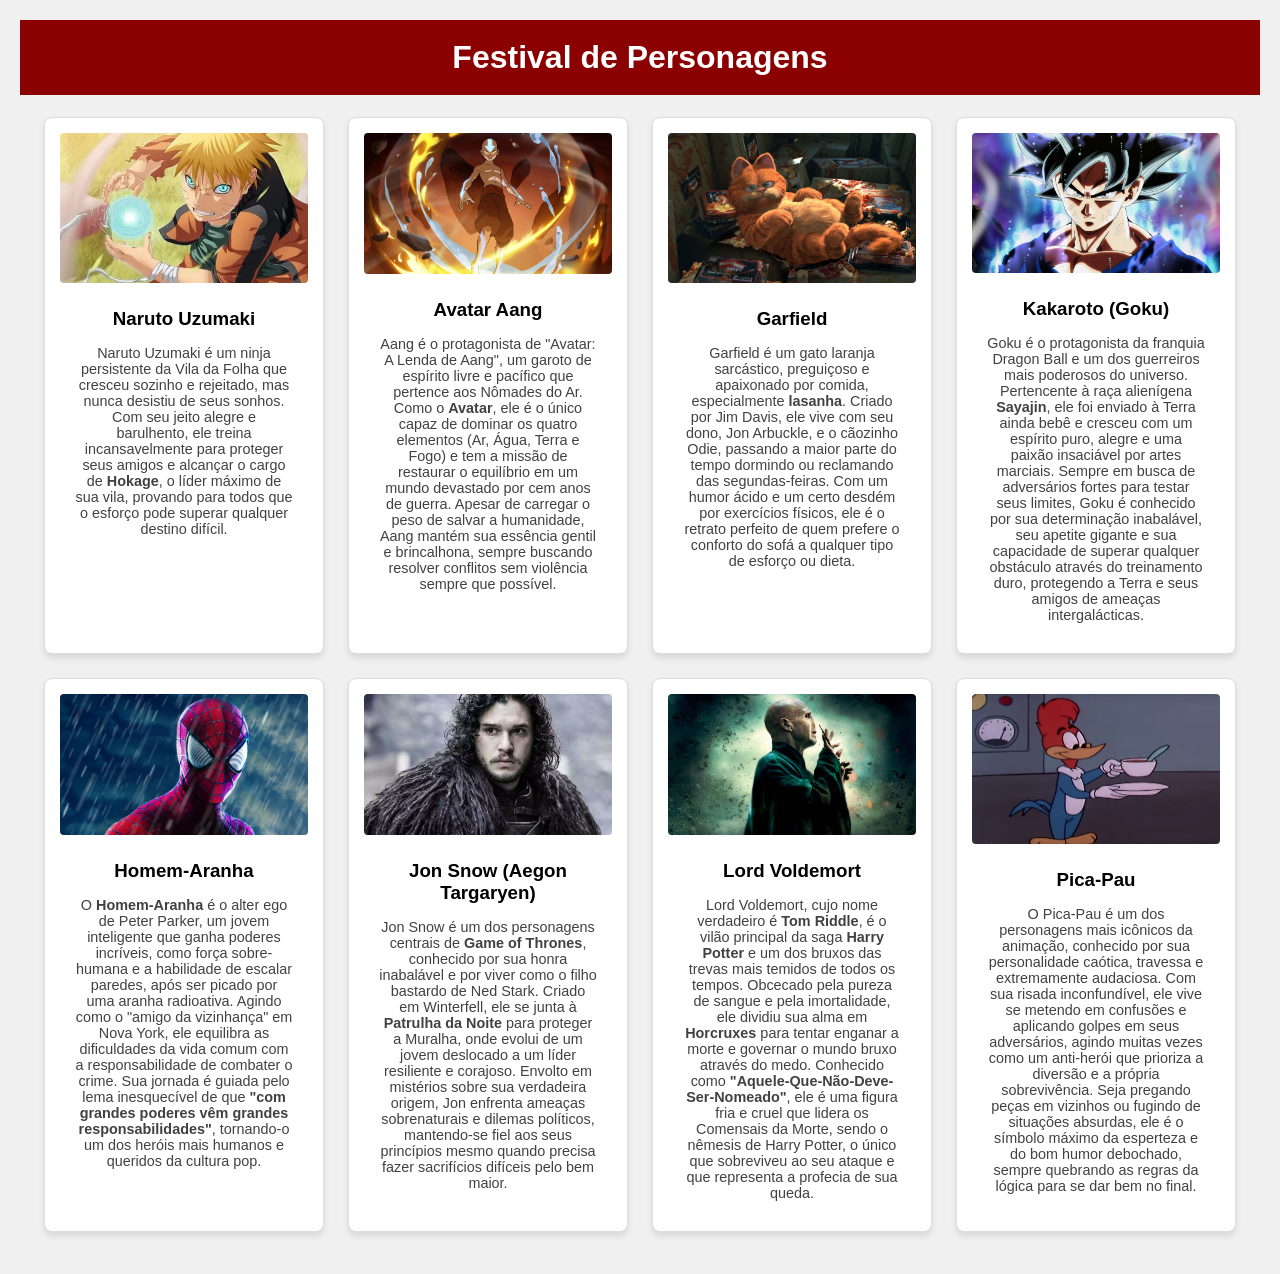
<file: Festival_Personagens/index.html>
<!DOCTYPE html>
<html lang="pt-br">
<head>
    <meta charset="UTF-8">
    <meta name="viewport" content="width=device-width, initial-scale=1.0">
    <title>Festival de Personagens</title>
    <link rel="stylesheet" href="./style.css">
</head>
<body>
    <header>
        <h1>Festival de Personagens</h1>
    </header>
    <main class="container">
        <div class="card">
            <div class="moldura-img">
                <img src="./imagens/Naruto.jpeg" alt="Naruto">
            </div>
            <div class="card-content">
                <h3>Naruto Uzumaki</h3>
                <p>
                    Naruto Uzumaki é um ninja persistente da Vila da Folha que cresceu sozinho e rejeitado, mas nunca desistiu de seus sonhos.
                    Com seu jeito alegre e barulhento, ele treina incansavelmente para proteger seus amigos e alcançar o cargo de <b>Hokage</b>,
                    o líder máximo de sua vila, provando para todos que o esforço pode superar qualquer destino difícil.
                </p>
            </div>
        </div>

       <div class="card">
            <div class="moldura-img">
                <img src="./imagens/Avatar Aang.jpeg" alt="Avatar Aang">
            </div>
            <div class="card-content">
                <h3>Avatar Aang</h3>
                <p>
                    Aang é o protagonista de "Avatar: A Lenda de Aang", um garoto de espírito livre e pacífico que pertence aos Nômades do Ar.
                    Como o <b>Avatar</b>, ele é o único capaz de dominar os quatro elementos (Ar, Água, Terra e Fogo) e tem a missão de restaurar o equilíbrio em um mundo devastado por cem anos de guerra.
                    Apesar de carregar o peso de salvar a humanidade, Aang mantém sua essência gentil e brincalhona, sempre buscando resolver conflitos sem violência sempre que possível.
                </p>
            </div>
        </div>

        <div class="card">
            <div class="moldura-img">
                <img src="./imagens/Gato Garfield.jpeg" alt="Garfield">
            </div>
            <div class="card-content">
                <h3>Garfield</h3>
                <p>
                    Garfield é um gato laranja sarcástico, preguiçoso e apaixonado por comida, especialmente <b>lasanha</b>.
                    Criado por Jim Davis, ele vive com seu dono, Jon Arbuckle, e o cãozinho Odie, passando a maior parte do tempo dormindo ou reclamando das segundas-feiras.
                    Com um humor ácido e um certo desdém por exercícios físicos, ele é o retrato perfeito de quem prefere o conforto do sofá a qualquer tipo de esforço ou dieta.
                </p>
            </div>
        </div>

        <div class="card">
            <div class="moldura-img">
                <img src="./imagens/Goku.jpeg" alt="Goku">
            </div>
            <div class="card-content">
                <h3>Kakaroto (Goku)</h3>
                <p>
                    Goku é o protagonista da franquia Dragon Ball e um dos guerreiros mais poderosos do universo.
                    Pertencente à raça alienígena <b>Sayajin</b>, ele foi enviado à Terra ainda bebê e cresceu com um espírito puro, alegre e uma paixão insaciável por artes marciais.
                    Sempre em busca de adversários fortes para testar seus limites, Goku é conhecido por sua determinação inabalável, seu apetite gigante e sua capacidade de superar qualquer obstáculo através do treinamento duro,
                    protegendo a Terra e seus amigos de ameaças intergalácticas.
                </p>
            </div>
        </div>

        <div class="card">
            <div class="moldura-img">
                <img src="./imagens/Homem Aranha.jpeg" alt="Homem-Aranha">
            </div>
            <div class="card-content">
                <h3>Homem-Aranha</h3>
                <p>
                    O <b>Homem-Aranha</b> é o alter ego de Peter Parker, um jovem inteligente que ganha poderes incríveis, como força sobre-humana e a habilidade de escalar paredes, após ser picado por uma aranha radioativa.
                    Agindo como o "amigo da vizinhança" em Nova York, ele equilibra as dificuldades da vida comum com a responsabilidade de combater o crime.
                    Sua jornada é guiada pelo lema inesquecível de que <b>"com grandes poderes vêm grandes responsabilidades"</b>, tornando-o um dos heróis mais humanos e queridos da cultura pop.
                </p>
            </div>
        </div>

        <div class="card">
            <div class="moldura-img">
                <img src="./imagens/Jon Snow GoT.jpeg" alt="Jon Snow">
            </div>
            <div class="card-content">
                <h3>Jon Snow (Aegon Targaryen)</h3>
                <p>
                    Jon Snow é um dos personagens centrais de <b>Game of Thrones</b>, conhecido por sua honra inabalável e por viver como o filho bastardo de Ned Stark.
                    Criado em Winterfell, ele se junta à <b>Patrulha da Noite</b> para proteger a Muralha, onde evolui de um jovem deslocado a um líder resiliente e corajoso.
                    Envolto em mistérios sobre sua verdadeira origem, Jon enfrenta ameaças sobrenaturais e dilemas políticos, mantendo-se fiel aos seus princípios mesmo quando precisa fazer sacrifícios difíceis pelo bem maior.
                </p>
            </div>
        </div>

        <div class="card">
            <div class="moldura-img">
                <img src="./imagens/Lord Voldemort.jpeg" alt="Lord Voldemort">
            </div>
            <div class="card-content">
                <h3>Lord Voldemort</h3>
                <p>
                    Lord Voldemort, cujo nome verdadeiro é <b>Tom Riddle</b>, é o vilão principal da saga <b>Harry Potter</b> e um dos bruxos das trevas mais temidos de todos os tempos.
                    Obcecado pela pureza de sangue e pela imortalidade, ele dividiu sua alma em <b>Horcruxes</b> para tentar enganar a morte e governar o mundo bruxo através do medo.
                    Conhecido como <b>"Aquele-Que-Não-Deve-Ser-Nomeado"</b>, ele é uma figura fria e cruel que lidera os Comensais da Morte, sendo o nêmesis de Harry Potter, o único que sobreviveu ao seu ataque e que representa a profecia de sua queda.
                </p>
            </div>
        </div>

        <div class="card">
            <div class="moldura-img">
                <img src="./imagens/Pica-Pau.jpeg" alt="Pica-Pau">
            </div>
            <div class="card-content">
                <h3>Pica-Pau</h3>
                <p>
                    O Pica-Pau é um dos personagens mais icônicos da animação, conhecido por sua personalidade caótica, travessa e extremamente audaciosa.
                    Com sua risada inconfundível, ele vive se metendo em confusões e aplicando golpes em seus adversários, agindo muitas vezes como um anti-herói que prioriza a diversão e a própria sobrevivência.
                    Seja pregando peças em vizinhos ou fugindo de situações absurdas, ele é o símbolo máximo da esperteza e do bom humor debochado, sempre quebrando as regras da lógica para se dar bem no final.
                </p>
            </div>
        </div>
    </main>
</body>
</html>
</file>
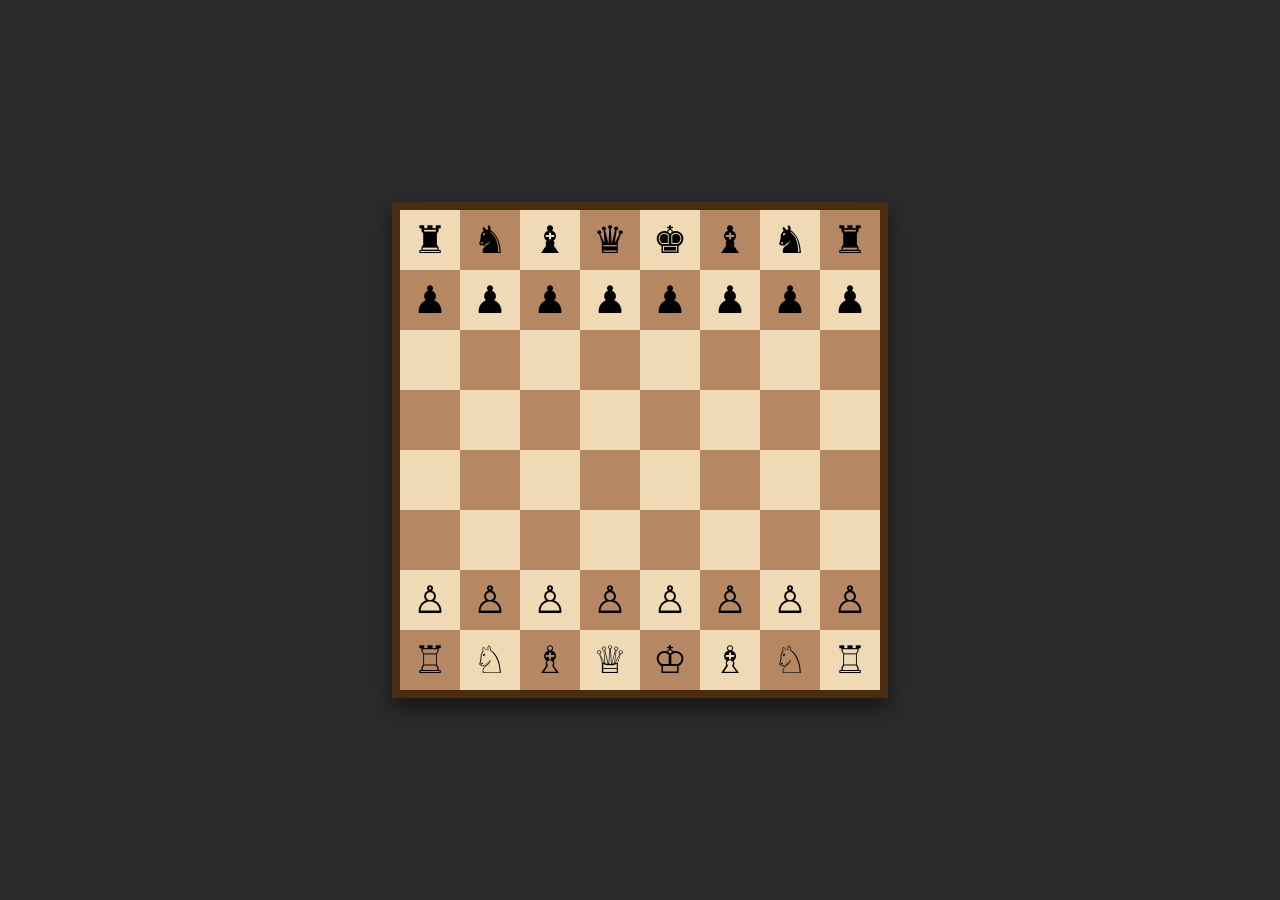
<file: Tabuleiro-Xadrez/index.html>
<!DOCTYPE html>
<html lang="pt-BR">
<head>
    <meta charset="UTF-8">
    <meta name="viewport" content="width=device-width, initial-scale=1.0">
    <title>Tabuleiro de Xadrez</title>
    <style>
        body {
            display: flex;
            justify-content: center;
            align-items: center;
            height: 100vh;
            margin: 0;
            background-color: #2b2b2b;
            font-family: Arial, sans-serif;
        }
        #tabuleiro {
            display: grid;
            grid-template-columns: repeat(8, 60px);
            grid-template-rows: repeat(8, 60px);
            border: 8px solid #4a2c11;
            box-shadow: 0 10px 20px rgba(0, 0, 0, 0.5);
        }
        .casa {
            width: 60px;
            height: 60px;
            display: flex;
            justify-content: center;
            align-items: center;
            font-size: 38px;
            cursor: pointer;
        }
        .branco {
            background-color: #f0d9b5;
        }
        .preto {
            background-color: #b58863;
        }
        .casa:hover {
            opacity: 0.85;
            box-shadow: inset 0 0 10px rgba(0, 0, 0, 0.3);
        }
    </style>
</head>
<body>
    <div id="tabuleiro"></div>
    <script>
        const tabuleiro = document.getElementById('tabuleiro');
        const totalCasas = 64;
        const pecasIniciais = {
            0: '♜', 1: '♞', 2: '♝', 3: '♛', 4: '♚', 5: '♝', 6: '♞', 7: '♜', 
            8: '♟', 9: '♟', 10: '♟', 11: '♟', 12: '♟', 13: '♟', 14: '♟', 15: '♟',
            48: '♙', 49: '♙', 50: '♙', 51: '♙', 52: '♙', 53: '♙', 54: '♙', 55: '♙', 
            56: '♖', 57: '♘', 58: '♗', 59: '♕', 60: '♔', 61: '♗', 62: '♘', 63: '♖'
        };
        for (let i = 0; i < totalCasas; i++) {
            const casa = document.createElement('div');
            casa.classList.add('casa');
            const linha = Math.floor(i / 8);
            const coluna = i % 8;
            if ((linha + coluna) % 2 === 0) {
                casa.classList.add('branco');
            } else {
                casa.classList.add('preto');
            }
            if (pecasIniciais[i]) {
                casa.textContent = pecasIniciais[i];
            }
            casa.id = `casa-${i}`;
            casa.addEventListener('click', () => selecionarCasa(i));
            tabuleiro.appendChild(casa);
        }
        function selecionarCasa(indice) {
            console.log(`Você clicou na casa ${indice}`);
            const casaSelecionada = document.getElementById(`casa-${indice}`);
            casaSelecionada.style.backgroundColor = '#99ccff';
        }
    </script>
</body>
</html>
</file>
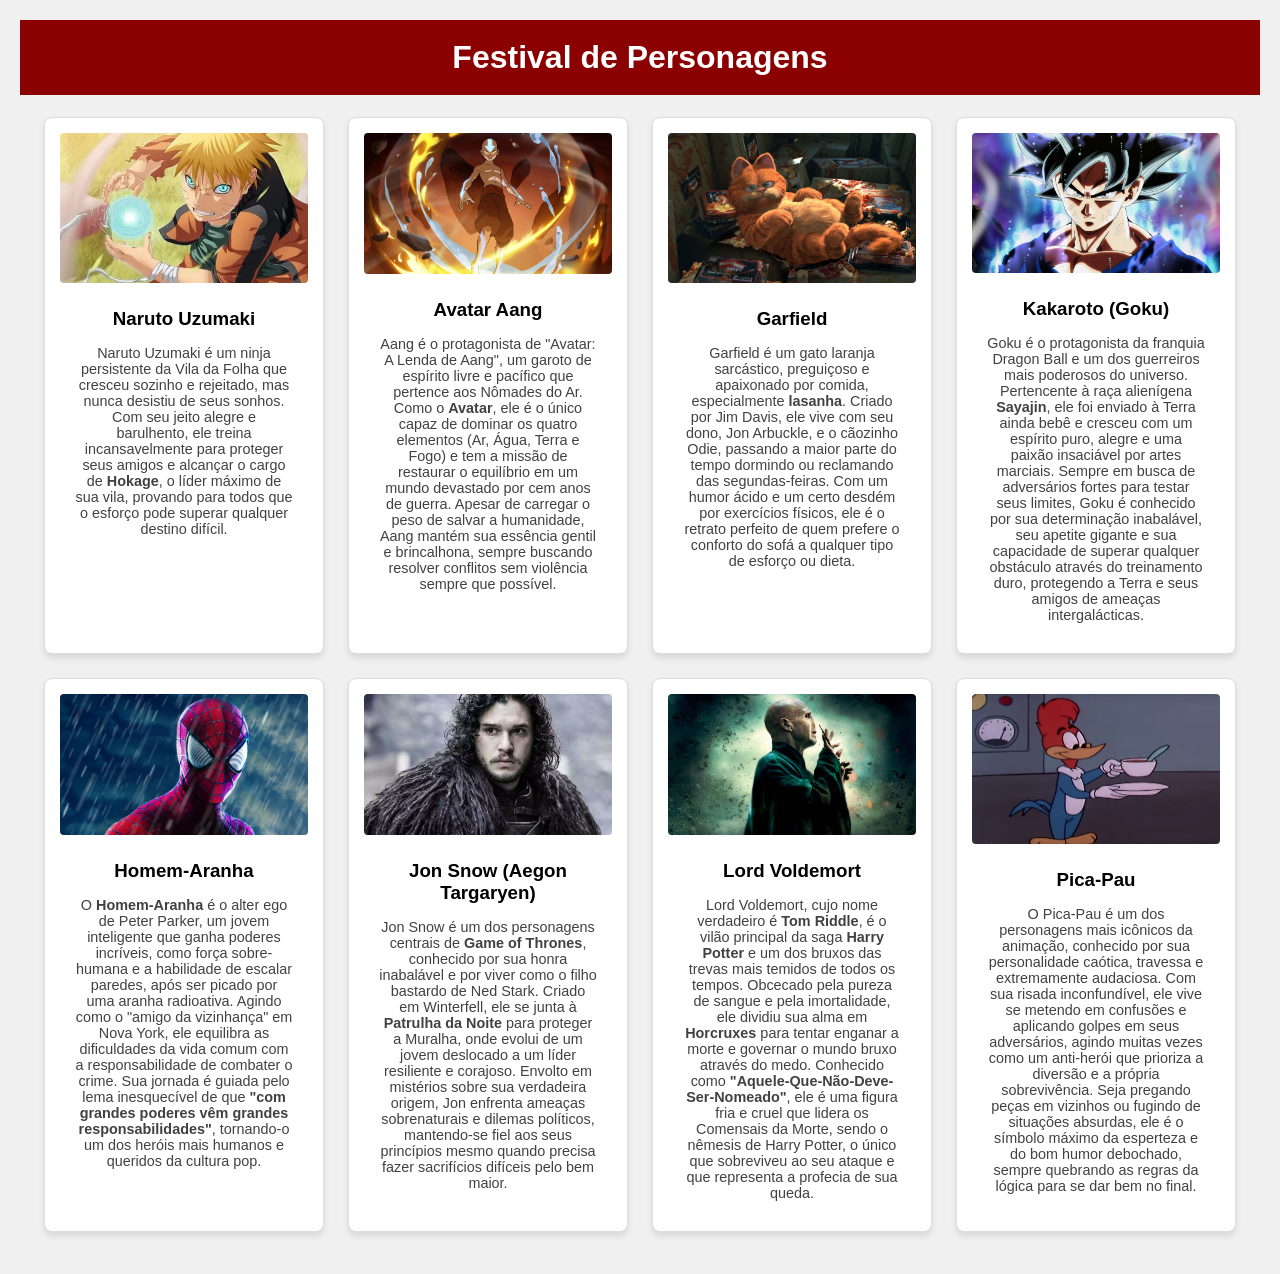
<file: PW-Lista 7/Festival_Personagens/index.html>
<!DOCTYPE html>
<html lang="pt-br">
<head>
    <meta charset="UTF-8">
    <meta name="viewport" content="width=device-width, initial-scale=1.0">
    <title>Festival de Personagens</title>
    <link rel="stylesheet" href="./css/style_festival-personagens.css">
</head>
<body>
    <header>
        <h1>Festival de Personagens</h1>
    </header>
    <main class="container">
        <div class="card">
            <div class="moldura-img">
                <img src="./imagens/Naruto.jpeg" alt="Naruto">
            </div>
            <div class="card-content">
                <h3>Naruto Uzumaki</h3>
                <p>
                    Naruto Uzumaki é um ninja persistente da Vila da Folha que cresceu sozinho e rejeitado, mas nunca desistiu de seus sonhos.
                    Com seu jeito alegre e barulhento, ele treina incansavelmente para proteger seus amigos e alcançar o cargo de <b>Hokage</b>,
                    o líder máximo de sua vila, provando para todos que o esforço pode superar qualquer destino difícil.
                </p>
            </div>
        </div>

       <div class="card">
            <div class="moldura-img">
                <img src="./imagens/Avatar Aang.jpeg" alt="Avatar Aang">
            </div>
            <div class="card-content">
                <h3>Avatar Aang</h3>
                <p>
                    Aang é o protagonista de "Avatar: A Lenda de Aang", um garoto de espírito livre e pacífico que pertence aos Nômades do Ar.
                    Como o <b>Avatar</b>, ele é o único capaz de dominar os quatro elementos (Ar, Água, Terra e Fogo) e tem a missão de restaurar o equilíbrio em um mundo devastado por cem anos de guerra.
                    Apesar de carregar o peso de salvar a humanidade, Aang mantém sua essência gentil e brincalhona, sempre buscando resolver conflitos sem violência sempre que possível.
                </p>
            </div>
        </div>

        <div class="card">
            <div class="moldura-img">
                <img src="./imagens/Gato Garfield.jpeg" alt="Garfield">
            </div>
            <div class="card-content">
                <h3>Garfield</h3>
                <p>
                    Garfield é um gato laranja sarcástico, preguiçoso e apaixonado por comida, especialmente <b>lasanha</b>.
                    Criado por Jim Davis, ele vive com seu dono, Jon Arbuckle, e o cãozinho Odie, passando a maior parte do tempo dormindo ou reclamando das segundas-feiras.
                    Com um humor ácido e um certo desdém por exercícios físicos, ele é o retrato perfeito de quem prefere o conforto do sofá a qualquer tipo de esforço ou dieta.
                </p>
            </div>
        </div>

        <div class="card">
            <div class="moldura-img">
                <img src="./imagens/Goku.jpeg" alt="Goku">
            </div>
            <div class="card-content">
                <h3>Kakaroto (Goku)</h3>
                <p>
                    Goku é o protagonista da franquia Dragon Ball e um dos guerreiros mais poderosos do universo.
                    Pertencente à raça alienígena <b>Sayajin</b>, ele foi enviado à Terra ainda bebê e cresceu com um espírito puro, alegre e uma paixão insaciável por artes marciais.
                    Sempre em busca de adversários fortes para testar seus limites, Goku é conhecido por sua determinação inabalável, seu apetite gigante e sua capacidade de superar qualquer obstáculo através do treinamento duro,
                    protegendo a Terra e seus amigos de ameaças intergalácticas.
                </p>
            </div>
        </div>

        <div class="card">
            <div class="moldura-img">
                <img src="./imagens/Homem Aranha.jpeg" alt="Homem-Aranha">
            </div>
            <div class="card-content">
                <h3>Homem-Aranha</h3>
                <p>
                    O <b>Homem-Aranha</b> é o alter ego de Peter Parker, um jovem inteligente que ganha poderes incríveis, como força sobre-humana e a habilidade de escalar paredes, após ser picado por uma aranha radioativa.
                    Agindo como o "amigo da vizinhança" em Nova York, ele equilibra as dificuldades da vida comum com a responsabilidade de combater o crime.
                    Sua jornada é guiada pelo lema inesquecível de que <b>"com grandes poderes vêm grandes responsabilidades"</b>, tornando-o um dos heróis mais humanos e queridos da cultura pop.
                </p>
            </div>
        </div>

        <div class="card">
            <div class="moldura-img">
                <img src="./imagens/Jon Snow GoT.jpeg" alt="Jon Snow">
            </div>
            <div class="card-content">
                <h3>Jon Snow (Aegon Targaryen)</h3>
                <p>
                    Jon Snow é um dos personagens centrais de <b>Game of Thrones</b>, conhecido por sua honra inabalável e por viver como o filho bastardo de Ned Stark.
                    Criado em Winterfell, ele se junta à <b>Patrulha da Noite</b> para proteger a Muralha, onde evolui de um jovem deslocado a um líder resiliente e corajoso.
                    Envolto em mistérios sobre sua verdadeira origem, Jon enfrenta ameaças sobrenaturais e dilemas políticos, mantendo-se fiel aos seus princípios mesmo quando precisa fazer sacrifícios difíceis pelo bem maior.
                </p>
            </div>
        </div>

        <div class="card">
            <div class="moldura-img">
                <img src="./imagens/Lord Voldemort.jpeg" alt="Lord Voldemort">
            </div>
            <div class="card-content">
                <h3>Lord Voldemort</h3>
                <p>
                    Lord Voldemort, cujo nome verdadeiro é <b>Tom Riddle</b>, é o vilão principal da saga <b>Harry Potter</b> e um dos bruxos das trevas mais temidos de todos os tempos.
                    Obcecado pela pureza de sangue e pela imortalidade, ele dividiu sua alma em <b>Horcruxes</b> para tentar enganar a morte e governar o mundo bruxo através do medo.
                    Conhecido como <b>"Aquele-Que-Não-Deve-Ser-Nomeado"</b>, ele é uma figura fria e cruel que lidera os Comensais da Morte, sendo o nêmesis de Harry Potter, o único que sobreviveu ao seu ataque e que representa a profecia de sua queda.
                </p>
            </div>
        </div>

        <div class="card">
            <div class="moldura-img">
                <img src="./imagens/Pica-Pau.jpeg" alt="Pica-Pau">
            </div>
            <div class="card-content">
                <h3>Pica-Pau</h3>
                <p>
                    O Pica-Pau é um dos personagens mais icônicos da animação, conhecido por sua personalidade caótica, travessa e extremamente audaciosa.
                    Com sua risada inconfundível, ele vive se metendo em confusões e aplicando golpes em seus adversários, agindo muitas vezes como um anti-herói que prioriza a diversão e a própria sobrevivência.
                    Seja pregando peças em vizinhos ou fugindo de situações absurdas, ele é o símbolo máximo da esperteza e do bom humor debochado, sempre quebrando as regras da lógica para se dar bem no final.
                </p>
            </div>
        </div>
    </main>
</body>
</html>
</file>
<file: Festival_Personagens/style.css>
* {
    box-sizing: border-box;
    margin: 0;
    padding: 0;
    font-family: sans-serif;
  }

body{
    background-color: #f0f0f0;
    padding: 20px;
    flex-grow: 1;
  }

header{
    height: 75px;
    display: flex;
    justify-content: center;
    align-items: center;
    background-color: darkred;
}

h1{
    color: white;
}

.container{
    display: flex;
    flex-direction: row;
    flex-wrap: wrap; 
    justify-content: center;
    align-items: stretch;
    gap: 20px; 
    padding: 20px;
  }

.card{
    margin: 2px;
    flex: 1 1 280px;
    background-color: white;
    border: 1px solid #ddd;
    border-radius: 8px;
    max-width: 280px;
    padding: 15px;
    text-align: center;
    box-shadow: 0 4px 6px rgba(0,0,0,0.1);
    display: flex;
    flex-direction: column; 
    align-items: center;
    overflow: hidden;  
    gap: 10px;
    transition: box-shadow 0.3s ease, transform 0.3s ease;
  }

.card:hover{
    transform: translateY(-5px);
    box-shadow: 0 10px 20px rgba(0,0,0.2);
}

.moldura-img{
    max-width: 100%;
    max-height: 150px;
    overflow: hidden;
    background-color: #eee;
    border: none;
    border-radius: 4px;
}

.moldura-img img{
    width: 250px;
    height: 100%;
    flex-shrink: 0;
    object-fit: cover;
    display: block;
    transition: transform 0.3s ease;
}

.card:hover img{
    transform: scale(1.1);
}
.card-content{
    padding: 15px;
    display: flex;
    flex-direction: column;
    flex-grow: 1;
}
.card h3{
    padding: 0 0 15px 0;
    color: black;
}

.card p{
    font-size: 0.9rem;
    color: #414141;
}
</file>
<file: PW-Lista 7/Festival_Personagens/css/style_festival-personagens.css>
* {
    box-sizing: border-box;
    margin: 0;
    padding: 0;
    font-family: sans-serif;
  }

body{
    background-color: #f0f0f0;
    padding: 20px;
    flex-grow: 1;
  }

header{
    height: 75px;
    display: flex;
    justify-content: center;
    align-items: center;
    background-color: darkred;
}

h1{
    color: white;
}

.container{
    display: flex;
    flex-direction: row;
    flex-wrap: wrap; 
    justify-content: center;
    align-items: stretch;
    gap: 20px; 
    padding: 20px;
  }

.card{
    margin: 2px;
    flex: 1 1 280px;
    background-color: white;
    border: 1px solid #ddd;
    border-radius: 8px;
    max-width: 280px;
    padding: 15px;
    text-align: center;
    box-shadow: 0 4px 6px rgba(0,0,0,0.1);
    display: flex;
    flex-direction: column; 
    align-items: center;
    overflow: hidden;  
    gap: 10px;
    transition: box-shadow 0.3s ease, transform 0.3s ease;
  }

.card:hover{
    transform: translateY(-5px);
    box-shadow: 0 10px 20px rgba(0,0,0.2);
}

.moldura-img{
    max-width: 100%;
    max-height: 150px;
    overflow: hidden;
    background-color: #eee;
    border: none;
    border-radius: 4px;
}

.moldura-img img{
    width: 250px;
    height: 100%;
    flex-shrink: 0;
    object-fit: cover;
    display: block;
    transition: transform 0.3s ease;
}

.card:hover img{
    transform: scale(1.1);
}
.card-content{
    padding: 15px;
    display: flex;
    flex-direction: column;
    flex-grow: 1;
}
.card h3{
    padding: 0 0 15px 0;
    color: black;
}

.card p{
    font-size: 0.9rem;
    color: #414141;
}
</file>
